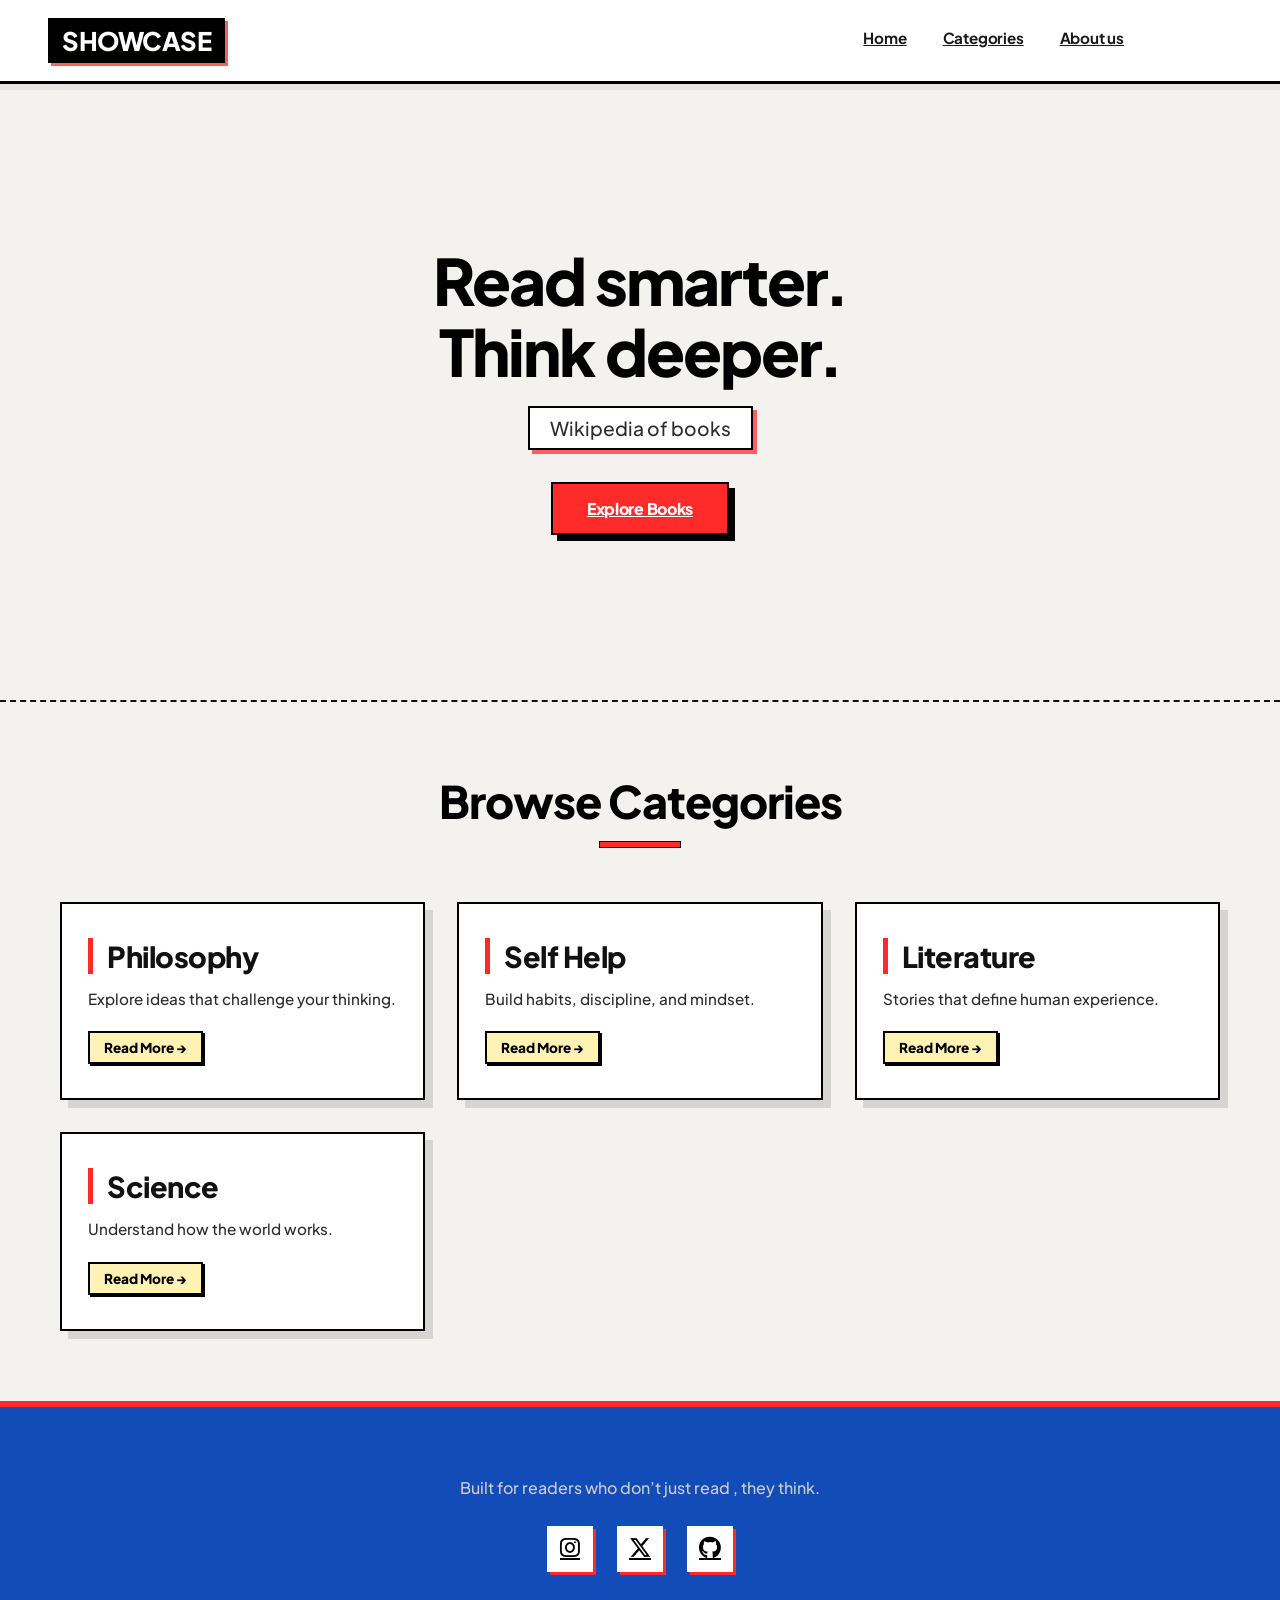
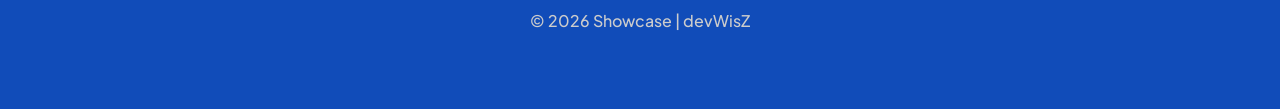
<file: index.html>
<!DOCTYPE html>
<html lang="en">
<head>
<meta charset="UTF-8">
<meta name="viewport" content="width=device-width, initial-scale=1.0, viewport-fit=cover">
<title>Showcase | Wikipedia of Books</title>
<link href="https://fonts.googleapis.com/css2?family=Plus+Jakarta+Sans:wght@400;500;600;700;800&display=swap" rel="stylesheet">
<link href="https://cdnjs.cloudflare.com/ajax/libs/font-awesome/6.5.0/css/all.min.css" rel="stylesheet">
 <link rel="stylesheet" href="styles.css">
   <script src="script.js"></script>
</head>
<body>

<nav class="navbar">
  <div class="logo" onclick="location.reload()">SHOWCASE</div>
  <div class="nav-links" id="navLinks">
    <a href="#hero">Home</a>
    <a href="#categories">Categories</a>
    <a href="#footer">About us</a>
    <span></span>
    <span></span>
    <span></span>
  </div>
</nav>

<section class="hero" id="hero">
  <h1>Read smarter.<br>Think deeper.</h1>
  <p>Wikipedia of books</p>
  <a href="sections/booksrecom.html" class="btn">Explore Books</a>
</section>

<section id="categories">
  <h2 class="section-title">Browse Categories</h2>
  <div class="grid">
    <div class="card">
      <h3>Philosophy</h3>
      <p>Explore ideas that challenge your thinking.</p>
      <a href="sections/philo.html">Read More →</a>
    </div>
    <div class="card">
      <h3>Self Help</h3>
      <p>Build habits, discipline, and mindset.</p>
      <a href="sections/self-help.html">Read More →</a>
    </div>
    <div class="card">
      <h3>Literature</h3>
      <p>Stories that define human experience.</p>
      <a href="sections/liter.html">Read More →</a>
    </div>
    <div class="card">
      <h3>Science</h3>
      <p>Understand how the world works.</p>
      <a href="sections/science.html">Read More →</a>
    </div>
  </div>
</section>

<footer class="footer" id="footer">
  <p>Built for readers who don’t just read , they think.</p>
  <div class="socials">
    <a href="https://www.instagram.com/user.sarjak.pro/" target="_blank" rel="noopener"><i class="fab fa-instagram"></i></a>
    <a href="https://x.com/user_Sarjak_dev" target="_blank" rel="noopener"><i class="fab fa-x-twitter"></i></a>
    <a href="https://github.com/devWisz" target="_blank" rel="noopener"><i class="fab fa-github"></i></a>
  </div>
  <p class="copyright">© 2026 Showcase | devWisZ</p>
</footer>
</body>
</html>
</file>
<file: styles.css>
* {
  margin: 0;
  padding: 0;
  box-sizing: border-box;
  font-family: 'Plus Jakarta Sans', sans-serif;
}

body {
  background: #f4f2ee;
  color: #111;
  scroll-behavior: smooth;
}

.navbar {
  position: fixed;
  width: 100%;
  top: 0;
  left: 0;
  display: flex;
  justify-content: space-between;
  align-items: center;
  padding: 18px 48px;
  background: #ffffff;
  border-bottom: 3px solid #000000;
  z-index: 1000;
  box-shadow: 0 6px 0 rgba(0,0,0,0.05);
}

.logo {
  font-weight: 800;
  font-size: 1.6rem;
  letter-spacing: -0.5px;
  cursor: pointer;
  background: #000;
  color: #fff;
  padding: 4px 12px;
  border: 2px solid #000;
  box-shadow: 3px 3px 0 #ff5e5e;
  transition: 0.15s linear;
}

.logo:hover {
  transform: translate(-1px, -1px);
  box-shadow: 5px 5px 0 #ff5e5e;
}

.nav-links {
  display: flex;
  gap: 36px;
}

.nav-links a {
  font-size: 0.95rem;
  font-weight: 700;
  color: #1a1a1a;
  transition: 0.2s;
  border-bottom: 2px solid transparent;
  padding-bottom: 4px;
  letter-spacing: -0.2px;
}

.nav-links a:hover {
  color: #e02b2b;
  border-bottom-color: #e02b2b;
}

.menu-toggle {
  display: none;
  flex-direction: column;
  gap: 5px;
  cursor: pointer;
  background: white;
  padding: 6px 8px;
  border: 2px solid #000;
  box-shadow: 2px 2px 0 #000;
}

.menu-toggle span {
  width: 24px;
  height: 3px;
  background: #000;
  transition: 0.2s;
}

.hero {
  min-height: 78vh;
  display: flex;
  flex-direction: column;
  justify-content: center;
  align-items: center;
  text-align: center;
  padding: 140px 24px 60px 24px;
  background: #f4f2ee;
  border-bottom: 2px dashed #111;
}

.hero h1 {
  font-size: 4rem;
  font-weight: 800;
  max-width: 780px;
  line-height: 1.1;
  letter-spacing: -2px;
  color: #000;
  background: none;
  -webkit-text-fill-color: initial;
  text-shadow: none;
  margin-bottom: 20px;
}

.hero p {
  font-size: 1.2rem;
  font-weight: 500;
  color: #2d2d2d;
  max-width: 520px;
  background: #fff;
  padding: 8px 20px;
  border: 2px solid #000;
  box-shadow: 4px 4px 0 #ff5e5e;
  display: inline-block;
}

.btn {
  margin-top: 32px;
  padding: 14px 34px;
  background: #ff2b2b;
  color: white;
  font-weight: 800;
  font-size: 1rem;
  letter-spacing: -0.3px;
  border: 2px solid #000;
  box-shadow: 6px 6px 0 #000;
  transition: 0.12s linear;
  cursor: pointer;
  display: inline-block;
}

.btn:hover {
  transform: translate(-2px, -2px);
  box-shadow: 8px 8px 0 #000;
  background: #e01e1e;
}

section {
  padding: 70px 60px;
}

.section-title {
  text-align: center;
  font-size: 2.8rem;
  font-weight: 800;
  letter-spacing: -1px;
  margin-bottom: 54px;
  position: relative;
  display: inline-block;
  width: 100%;
  color: #000;
}

.section-title::after {
  content: '';
  display: block;
  width: 80px;
  height: 5px;
  background: #ff2b2b;
  margin: 12px auto 0;
  border: 1px solid #000;
}

.grid {
  display: grid;
  grid-template-columns: repeat(auto-fit, minmax(270px, 1fr));
  gap: 32px;
}

.card {
  background: #ffffff;
  padding: 34px 26px;
  border: 2.5px solid #000000;
  box-shadow: 8px 8px 0 rgba(0,0,0,0.12);
  transition: 0.18s linear;
}

.card:hover {
  transform: translateY(-6px);
  box-shadow: 12px 12px 0 rgba(0,0,0,0.2);
}

.card h3 {
  font-size: 1.8rem;
  font-weight: 800;
  letter-spacing: -0.5px;
  margin-bottom: 14px;
  border-left: 5px solid #ff2b2b;
  padding-left: 14px;
}

.card p {
  font-size: 0.95rem;
  color: #2c2c2c;
  margin-bottom: 22px;
  font-weight: 500;
  line-height: 1.4;
}

.card a {
  font-weight: 800;
  color: #000;
  background: #fff2b5;
  padding: 6px 14px;
  border: 2px solid #000;
  box-shadow: 2px 2px 0 #000;
  font-size: 0.85rem;
  transition: 0.1s;
  display: inline-block;
  text-decoration: none;
}

.card a:hover {
  background: #ff2b2b;
  color: white;
  box-shadow: 3px 3px 0 #000;
  transform: translate(-1px, -1px);
}

.footer {
  background: #114cb9;
  color: #f5e9e9;
  text-align: center;
  padding: 70px 24px 50px;
  border-top: 6px solid #ff2b2b;
}

.footer p {
  color: #ccc;
  font-weight: 500;
  margin-bottom: 28px;
  font-size: 1rem;
}

.socials {
  display: flex;
  justify-content: center;
  gap: 24px;
}

.socials a {
  width: 46px;
  height: 46px;
  display: flex;
  align-items: center;
  justify-content: center;
  border-radius: 0;
  background: #ffffff;
  color: #000;
  border: 2px solid #fff;
  box-shadow: 3px 3px 0 #ff2b2b;
  transition: 0.1s linear;
  font-size: 1.4rem;
}

.socials a:hover {
  transform: translate(-2px, -2px);
  background: #ff2b2b;
  color: #fff;
  box-shadow: 5px 5px 0 white;
  border-color: #fff;
}

.copyright {
  margin-top: 38px;
  font-size: 0.75rem;
  color: #888;
  font-weight: 500;
}

@media (max-width: 768px) {
  .navbar {
    padding: 14px 20px;
  }

  .nav-links {
    position: absolute;
    top: 78px;
    right: -280px;
    flex-direction: column;
    background: #ffffff;
    width: 220px;
    padding: 28px 24px;
    gap: 24px;
    border: 3px solid #000;
    box-shadow: 10px 10px 0 rgba(0,0,0,0.15);
    transition: 0.25s ease;
    z-index: 999;
  }

  .nav-links.active {
    right: 20px;
  }

  .menu-toggle {
    display: flex;
  }

  .hero h1 {
    font-size: 2.6rem;
    letter-spacing: -1px;
  }

  .hero p {
    font-size: 1rem;
  }

  section {
    padding: 60px 20px;
  }

  .section-title {
    font-size: 2.2rem;
  }

  .card h3 {
    font-size: 1.5rem;
  }
}
</file>
